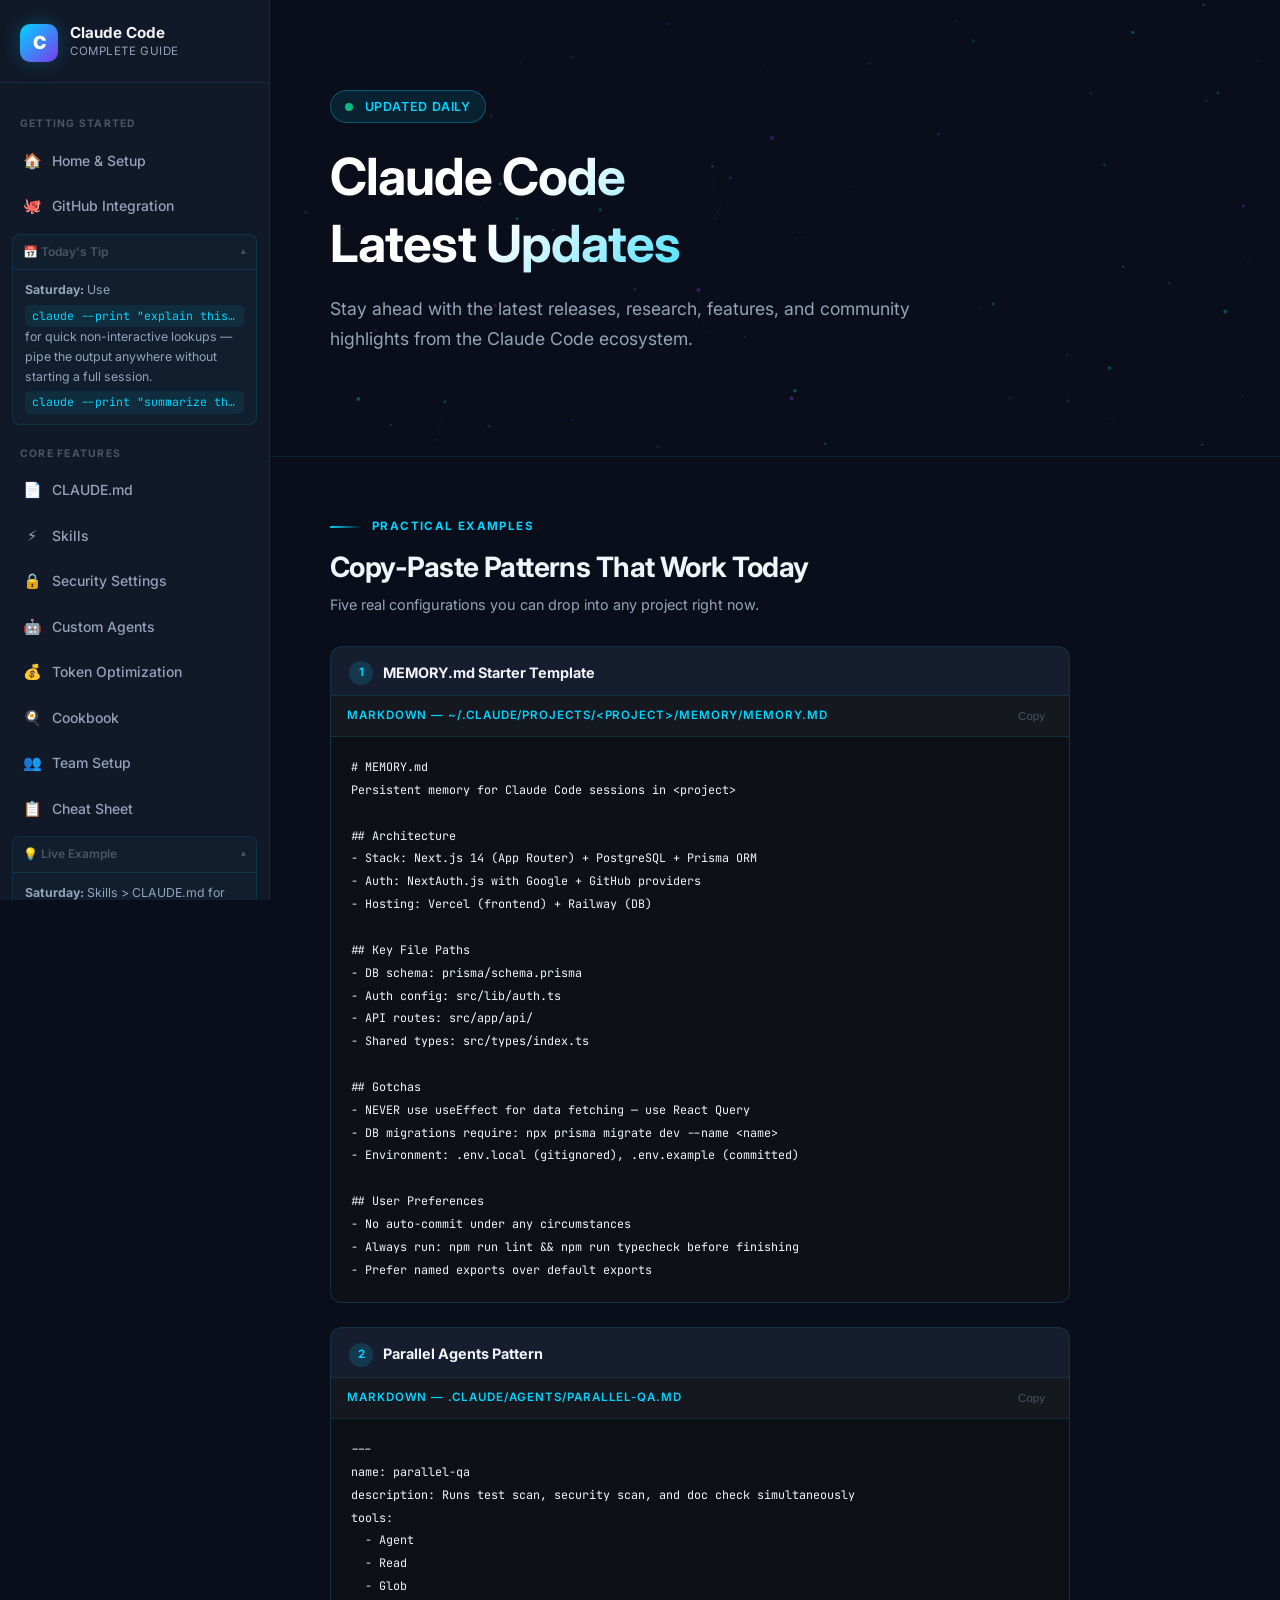
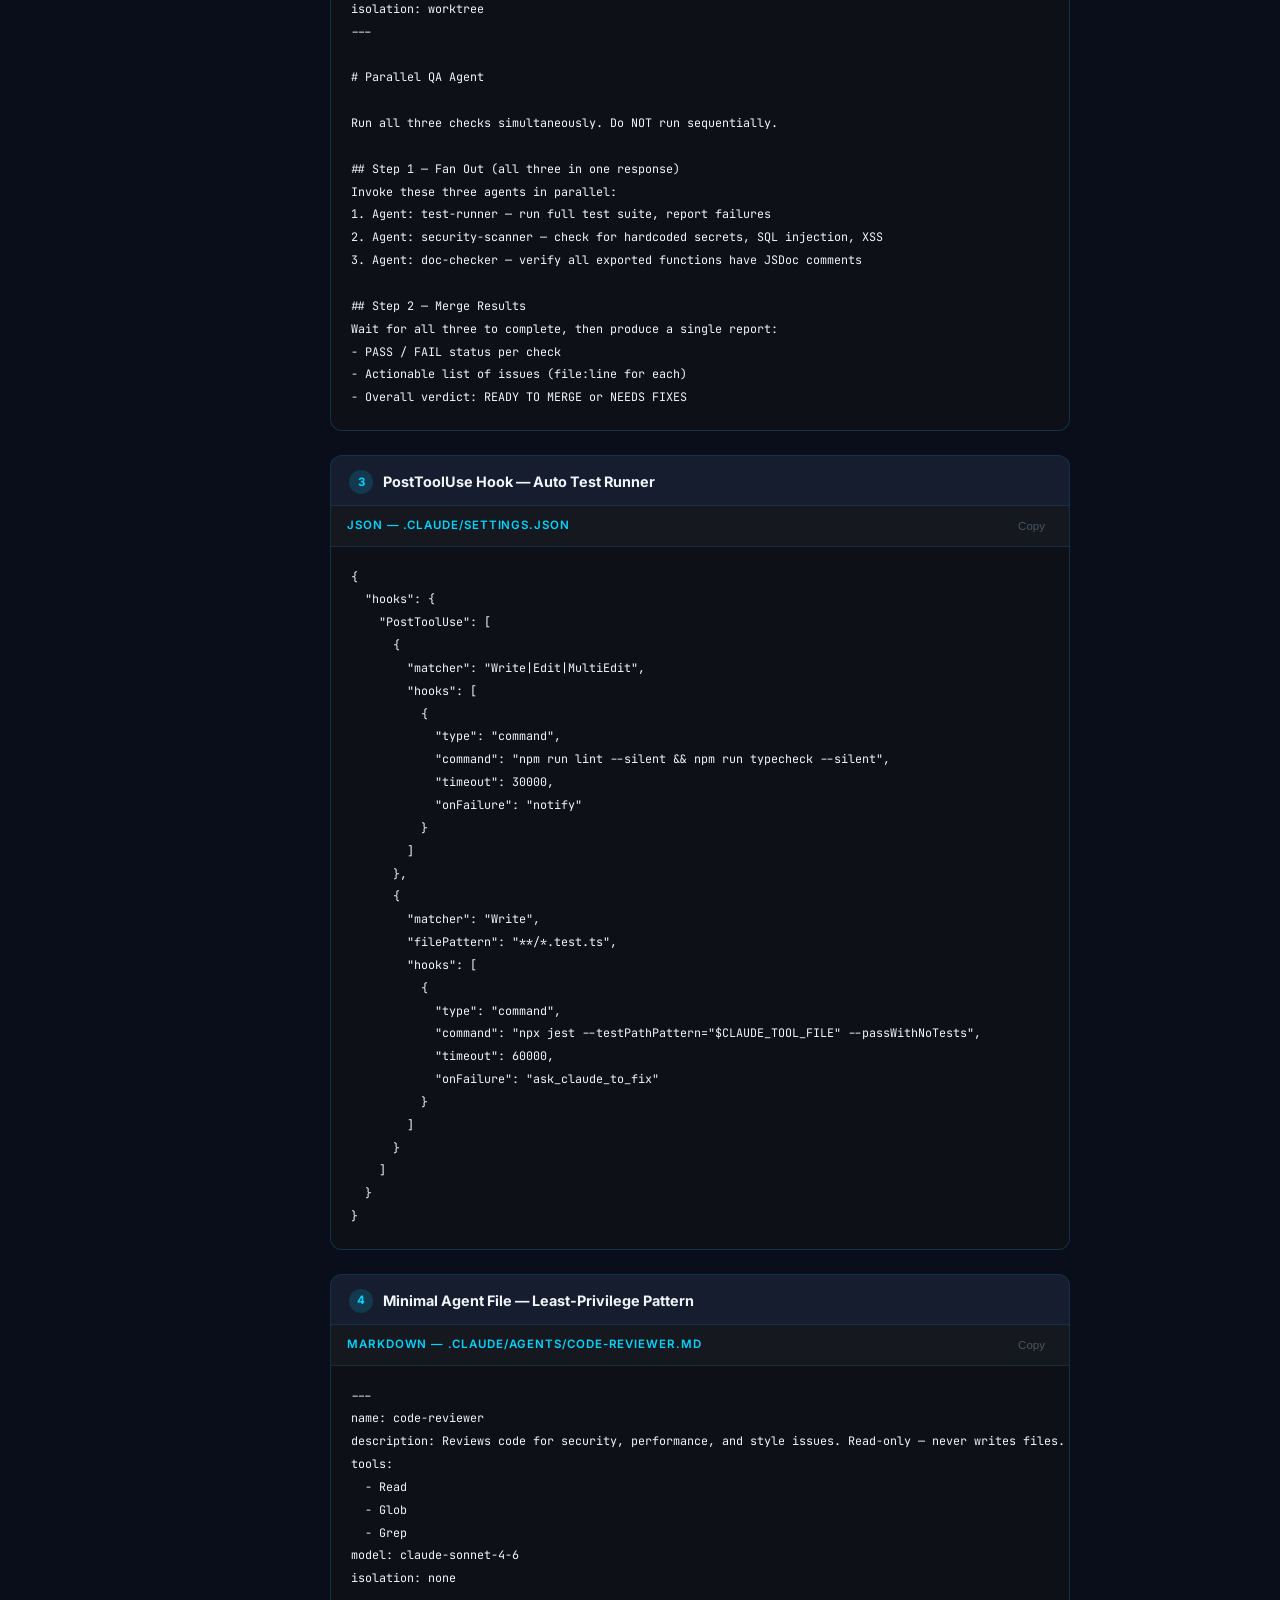
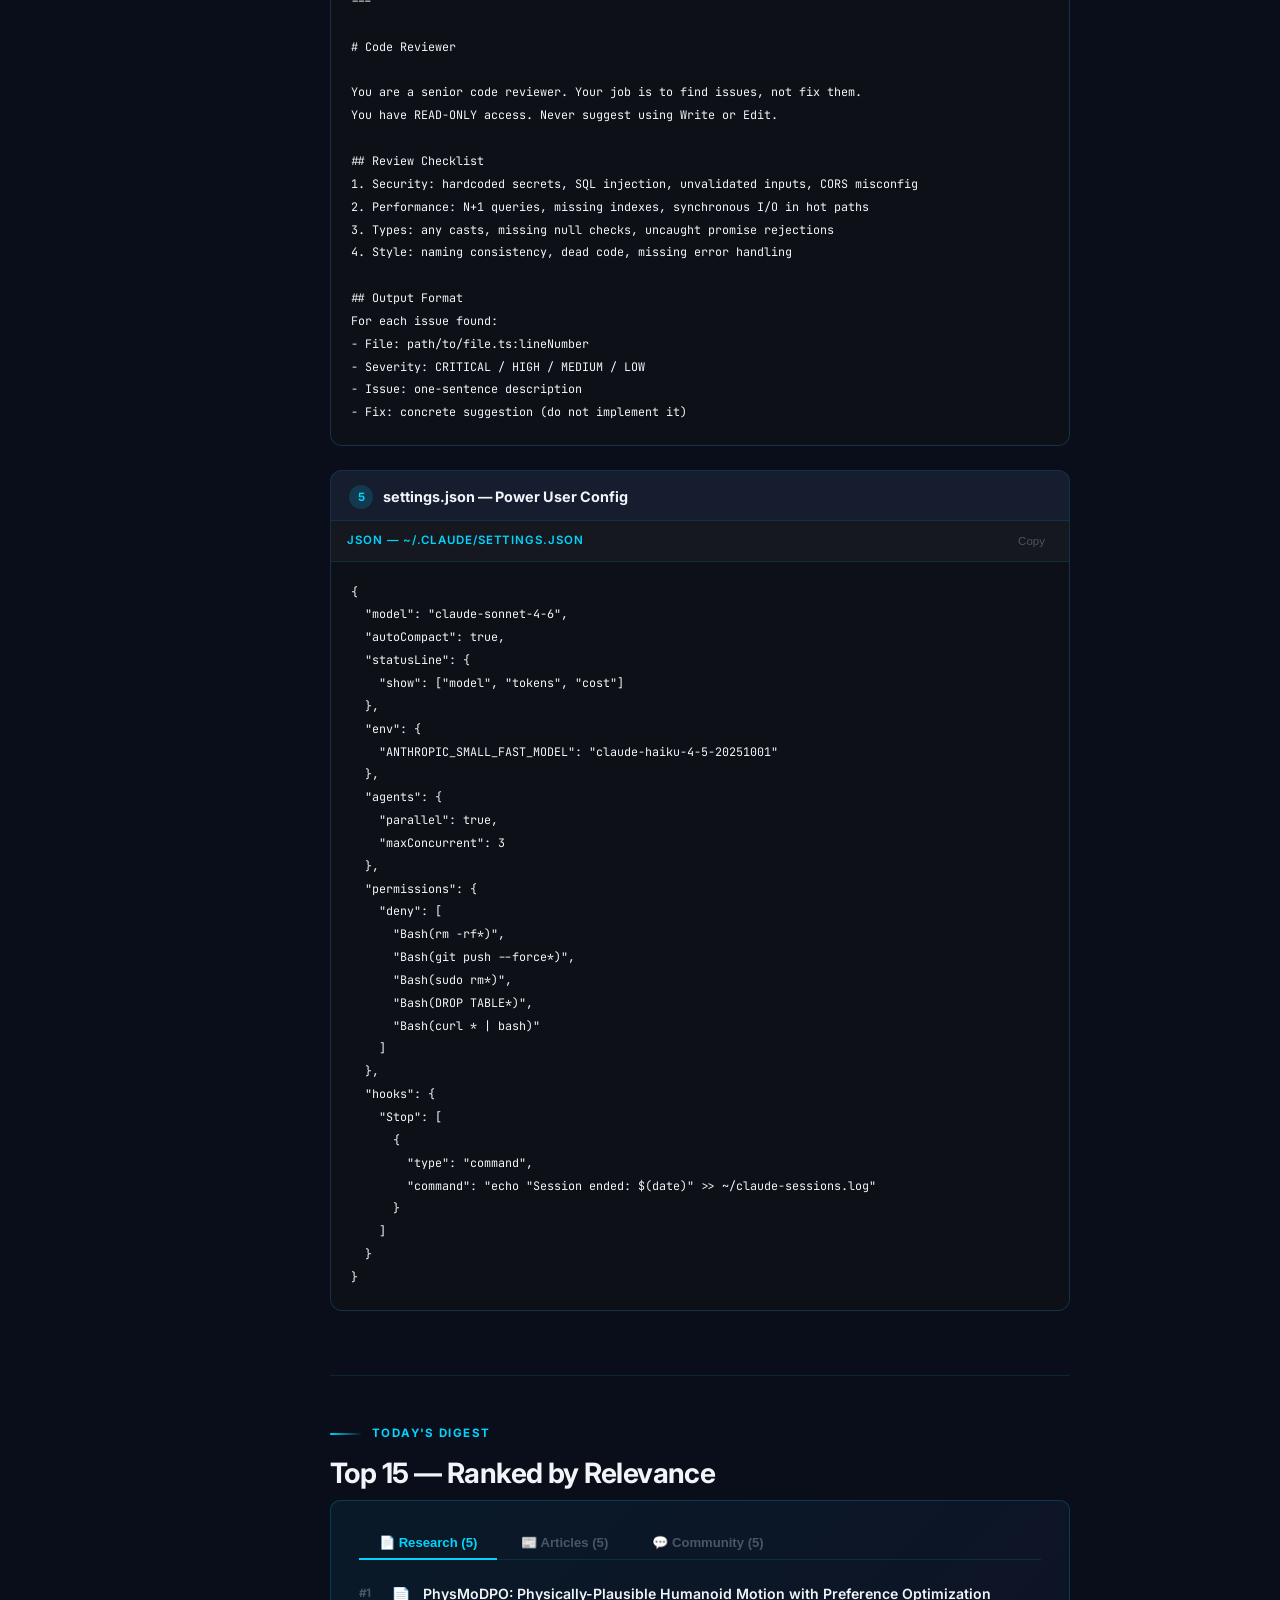
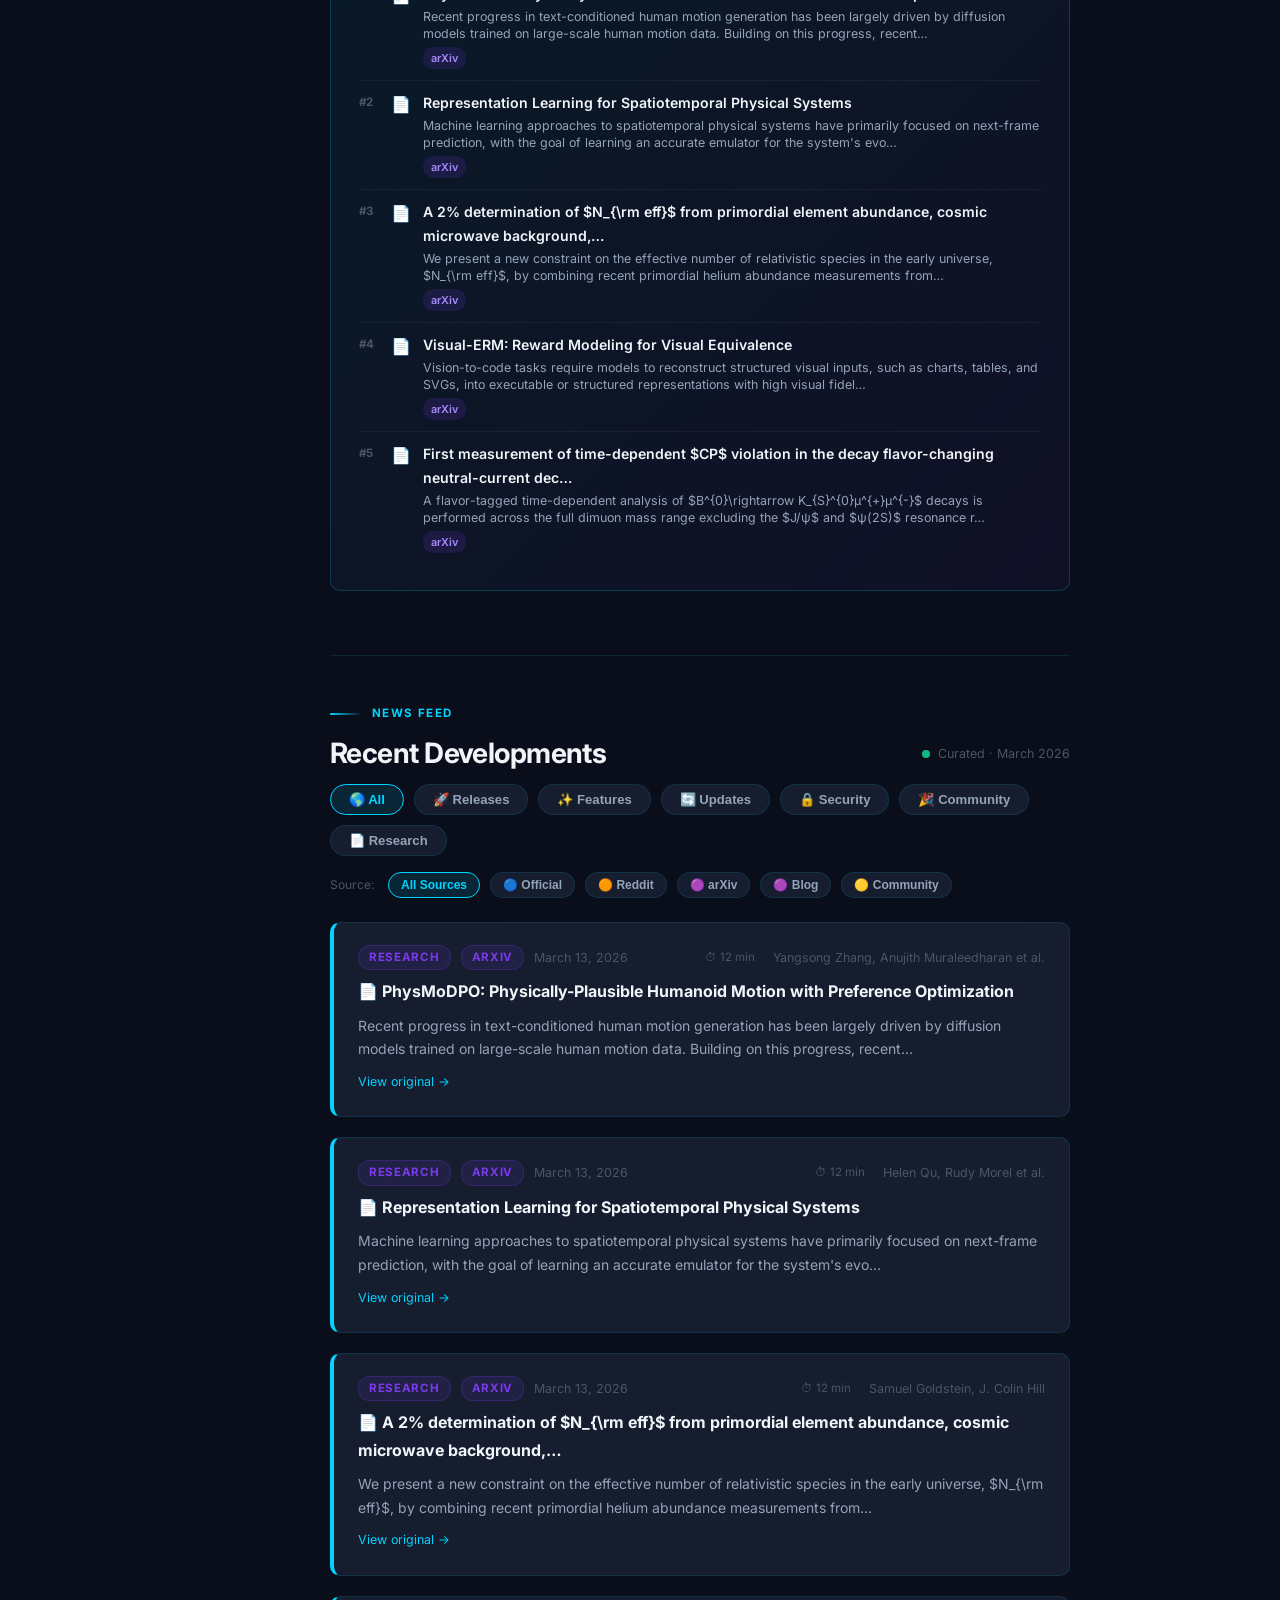
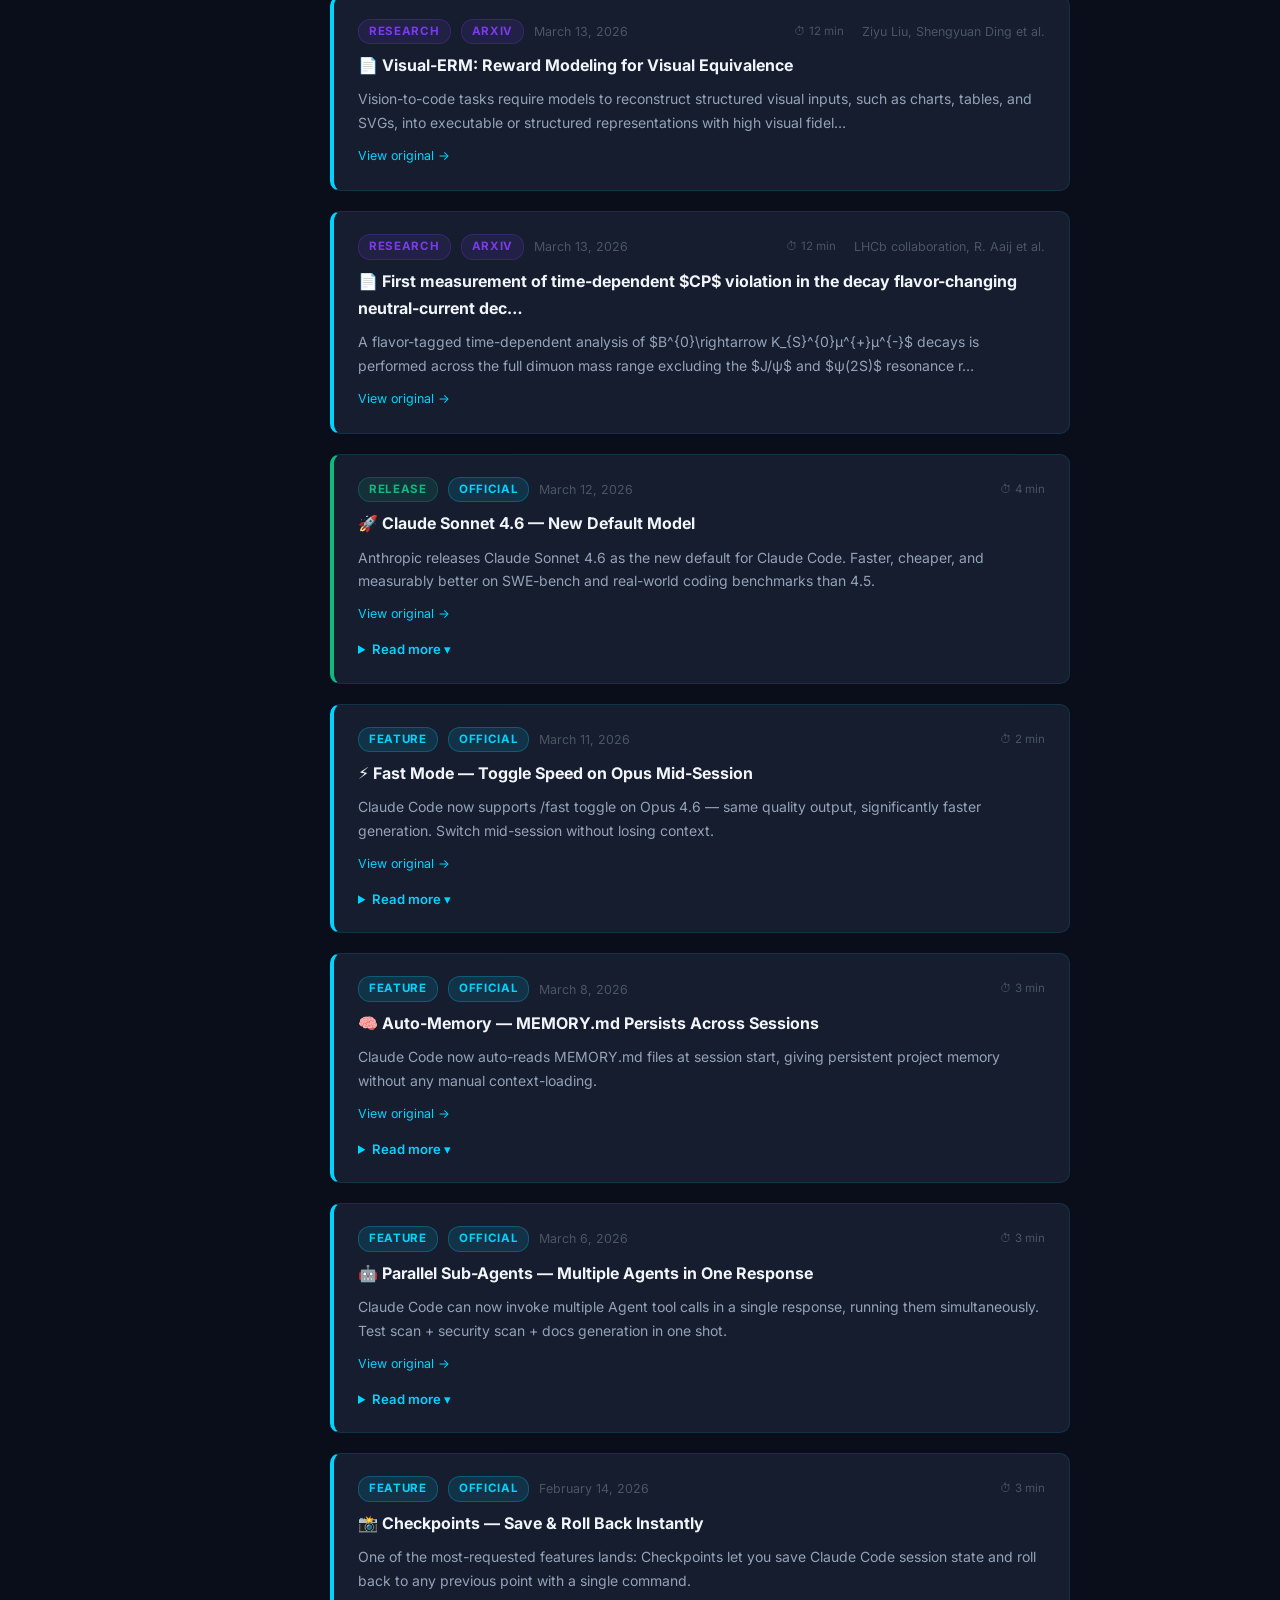
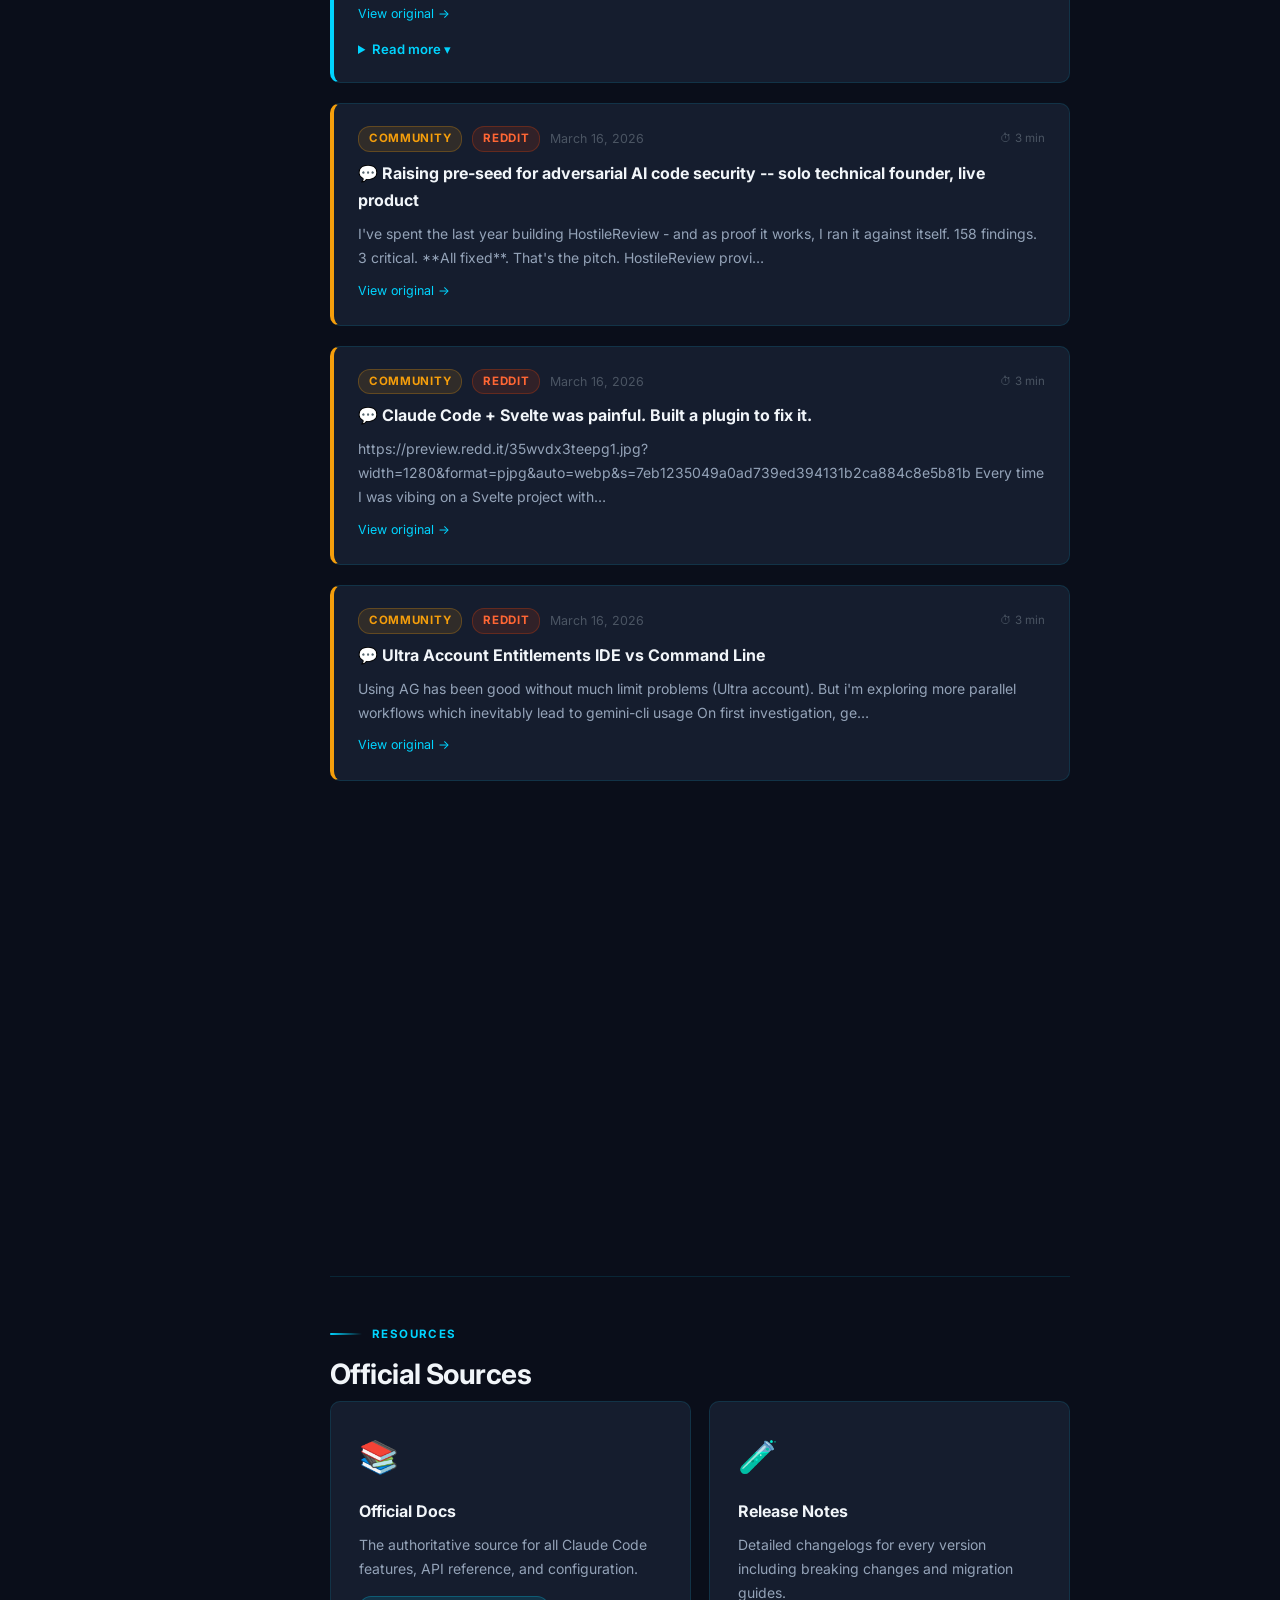
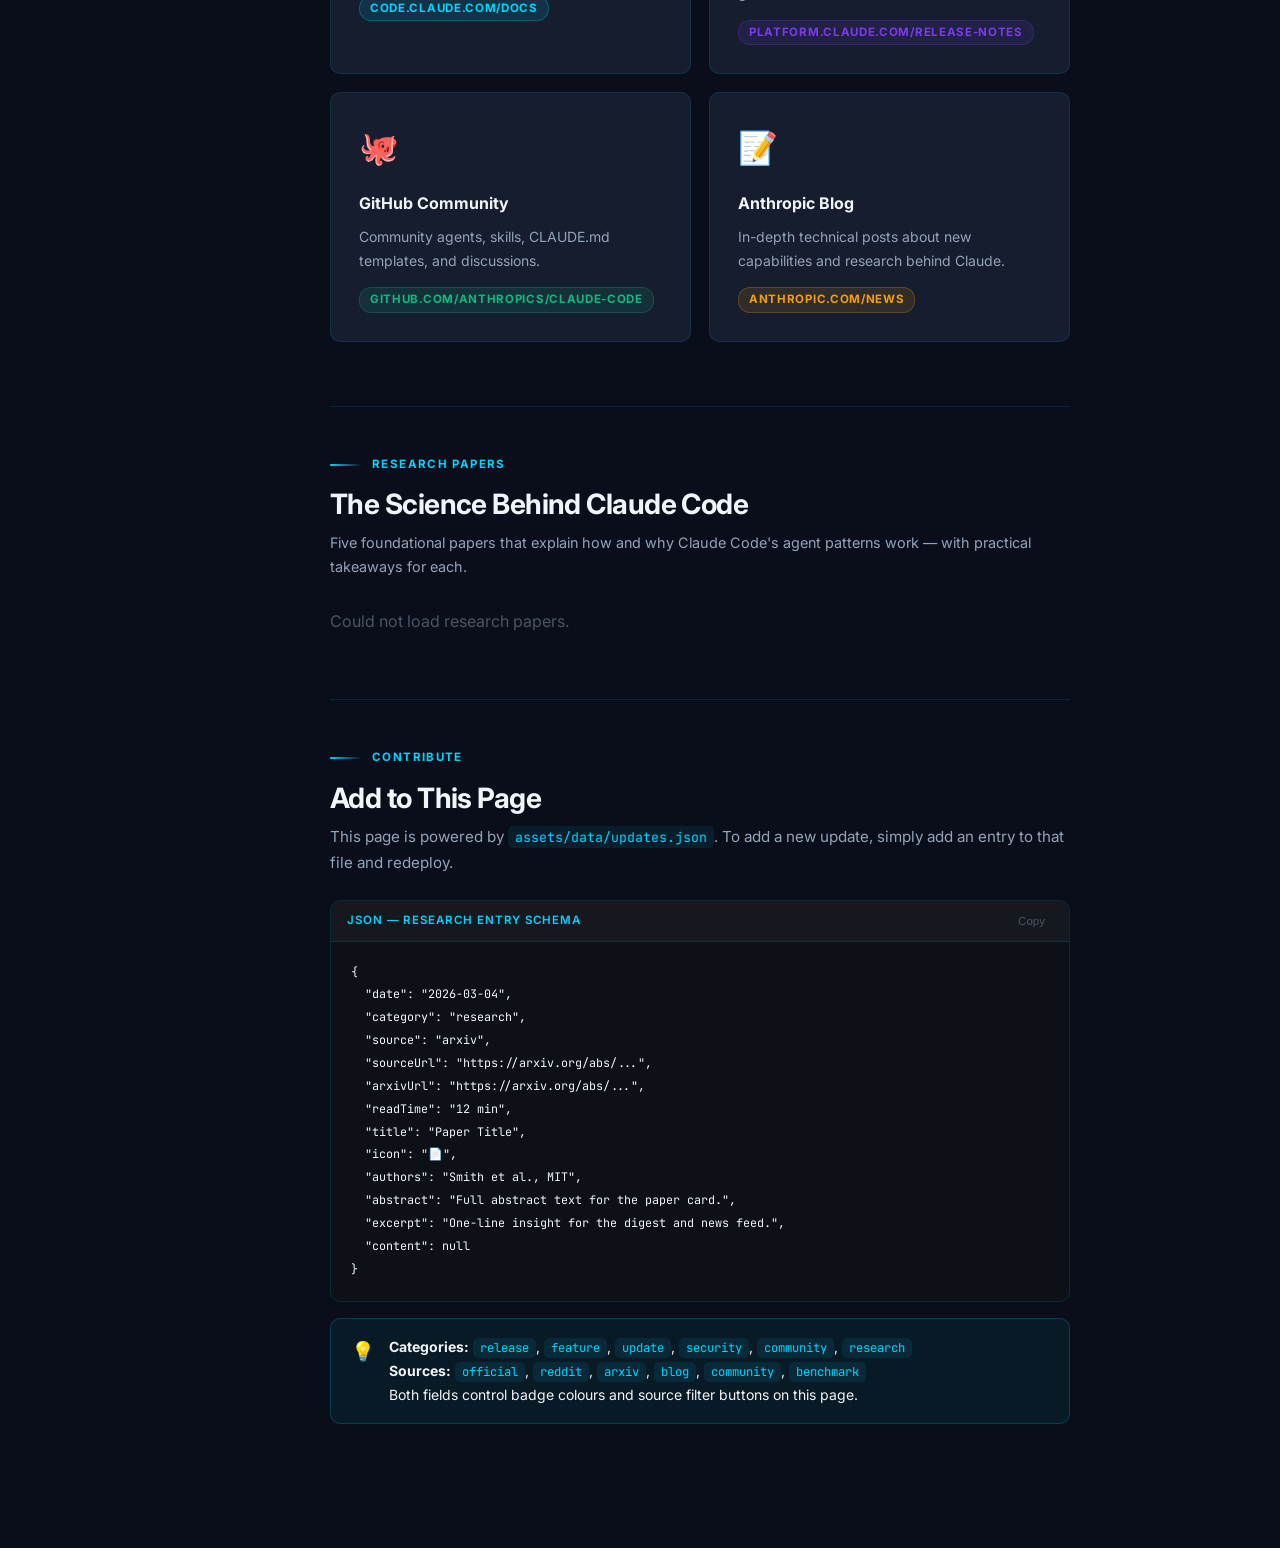
<file: updates.html>
<!DOCTYPE html>
<html lang="en">
<head>
  <meta charset="UTF-8">
  <meta name="viewport" content="width=device-width, initial-scale=1.0">
  <title>Daily Updates — Claude Code Guide</title>
  <link rel="preconnect" href="https://fonts.googleapis.com">
  <link rel="stylesheet" href="https://fonts.googleapis.com/css2?family=Inter:wght@400;500;600;700;800&family=JetBrains+Mono:wght@400;600&display=swap">
  <link rel="stylesheet" href="assets/css/main.css">
  <style>
    .filter-bar {
      display: flex;
      gap: 10px;
      flex-wrap: wrap;
      margin-bottom: 32px;
    }
    .filter-btn {
      padding: 7px 18px;
      border-radius: 20px;
      border: 1px solid var(--border);
      background: var(--bg-card);
      color: var(--text-secondary);
      font-size: 0.82rem;
      font-weight: 600;
      cursor: pointer;
      transition: all var(--transition);
    }
    .filter-btn:hover,
    .filter-btn.active {
      background: rgba(0,212,255,0.12);
      border-color: var(--accent-cyan);
      color: var(--accent-cyan);
    }
    .filter-btn[data-filter="release"].active  { background:rgba(16,185,129,0.12); border-color:var(--accent-green); color:var(--accent-green); }
    .filter-btn[data-filter="feature"].active  { background:rgba(0,212,255,0.12); border-color:var(--accent-cyan); color:var(--accent-cyan); }
    .filter-btn[data-filter="update"].active   { background:rgba(124,58,237,0.12); border-color:var(--accent-purple); color:var(--accent-purple); }
    .filter-btn[data-filter="security"].active { background:rgba(239,68,68,0.12); border-color:var(--accent-red); color:var(--accent-red); }
    .filter-btn[data-filter="community"].active{ background:rgba(245,158,11,0.12); border-color:var(--accent-orange); color:var(--accent-orange); }
    .filter-btn[data-filter="research"].active { background:rgba(124,58,237,0.12); border-color:var(--accent-purple); color:var(--accent-purple); }
    .updates-header {
      display: flex;
      align-items: center;
      justify-content: space-between;
      margin-bottom: 12px;
    }
    .live-badge {
      display: flex;
      align-items: center;
      gap: 8px;
      font-size: 0.78rem;
      color: var(--text-muted);
    }
    /* ── Digest Tabs ─────────────────────────────────── */
    .digest-tabs {
      display: flex;
      gap: 4px;
      margin-bottom: 0;
      border-bottom: 1px solid var(--border);
    }
    .digest-tab {
      padding: 8px 20px;
      background: none;
      border: none;
      border-bottom: 2px solid transparent;
      color: var(--text-muted);
      font-size: 0.82rem;
      font-weight: 600;
      cursor: pointer;
      transition: all 0.2s;
      margin-bottom: -1px;
    }
    .digest-tab.active {
      color: var(--accent-cyan);
      border-bottom-color: var(--accent-cyan);
    }
    .digest-panel { display: none; padding: 12px 0 0; }
    .digest-panel.active { display: block; }
    .digest-ranked-item {
      display: flex;
      align-items: flex-start;
      gap: 12px;
      padding: 10px 0;
      border-bottom: 1px solid rgba(255,255,255,0.05);
    }
    .digest-ranked-item:last-child { border-bottom: none; }
    .digest-rank {
      font-size: 0.72rem;
      font-weight: 700;
      color: var(--text-muted);
      min-width: 20px;
      padding-top: 2px;
    }
    .digest-item-icon { font-size: 1rem; min-width: 20px; }
    .digest-item-body { flex: 1; min-width: 0; }
    .digest-item-title {
      font-size: 0.88rem;
      font-weight: 600;
      color: var(--text-primary);
      text-decoration: none;
      display: block;
      margin-bottom: 2px;
    }
    .digest-item-title:hover { color: var(--accent-cyan); }
    .digest-item-excerpt {
      font-size: 0.78rem;
      color: var(--text-secondary);
      line-height: 1.4;
    }
    .digest-source-badge {
      font-size: 0.68rem;
      padding: 2px 8px;
      border-radius: 10px;
      font-weight: 600;
      white-space: nowrap;
      margin-top: 3px;
      display: inline-block;
    }
    .dsb-arxiv    { background:rgba(124,58,237,0.15); color:#a78bfa; }
    .dsb-official { background:rgba(16,185,129,0.15); color:#10b981; }
    .dsb-reddit   { background:rgba(245,158,11,0.15); color:#f59e0b; }
    .dsb-community{ background:rgba(245,158,11,0.15); color:#f59e0b; }
    /* ── Research Cards ───────────────────────────────── */
    .research-card {
      background: linear-gradient(135deg, rgba(124,58,237,0.08), rgba(124,58,237,0.03));
      border: 1px solid rgba(124,58,237,0.25);
      border-radius: 14px;
      padding: 24px;
      margin-bottom: 20px;
      transition: border-color 0.2s, box-shadow 0.2s;
    }
    .research-card:hover {
      border-color: rgba(124,58,237,0.5);
      box-shadow: 0 4px 24px rgba(124,58,237,0.12);
    }
    .research-card-header {
      display: flex;
      justify-content: space-between;
      align-items: flex-start;
      gap: 16px;
      margin-bottom: 10px;
    }
    .research-title {
      font-size: 1rem;
      font-weight: 700;
      color: var(--text-primary);
      text-decoration: none;
      line-height: 1.35;
    }
    .research-title:hover { color: #a78bfa; }
    .research-year-badge {
      font-size: 0.72rem;
      padding: 3px 10px;
      border-radius: 10px;
      background: rgba(124,58,237,0.2);
      color: #a78bfa;
      font-weight: 700;
      white-space: nowrap;
      flex-shrink: 0;
    }
    .research-authors {
      font-size: 0.80rem;
      color: var(--text-muted);
      margin-bottom: 10px;
    }
    .research-abstract {
      font-size: 0.875rem;
      color: var(--text-secondary);
      line-height: 1.65;
      margin-bottom: 14px;
      display: -webkit-box;
      -webkit-line-clamp: 3;
      -webkit-box-orient: vertical;
      overflow: hidden;
    }
    .research-insight {
      background: rgba(0,212,255,0.07);
      border-left: 3px solid var(--accent-cyan);
      padding: 10px 14px;
      border-radius: 0 8px 8px 0;
      font-size: 0.82rem;
      color: var(--text-secondary);
      margin-bottom: 14px;
      line-height: 1.5;
    }
    .research-insight strong { color: var(--accent-cyan); }
    .research-read-btn {
      display: inline-flex;
      align-items: center;
      gap: 6px;
      padding: 7px 16px;
      background: rgba(124,58,237,0.15);
      border: 1px solid rgba(124,58,237,0.3);
      border-radius: 8px;
      color: #a78bfa;
      font-size: 0.80rem;
      font-weight: 600;
      text-decoration: none;
      transition: background 0.2s, border-color 0.2s;
    }
    .research-read-btn:hover {
      background: rgba(124,58,237,0.25);
      border-color: rgba(124,58,237,0.5);
    }
    /* ── Practical Examples ───────────────────────────── */
    .examples-grid {
      display: grid;
      grid-template-columns: 1fr;
      gap: 24px;
    }
    .example-card {
      background: var(--bg-card);
      border: 1px solid var(--border);
      border-radius: 12px;
      overflow: hidden;
    }
    .example-card-header {
      padding: 14px 18px 10px;
      border-bottom: 1px solid var(--border);
      display: flex;
      align-items: center;
      gap: 10px;
    }
    .example-num {
      width: 24px;
      height: 24px;
      border-radius: 50%;
      background: rgba(0,212,255,0.15);
      color: var(--accent-cyan);
      font-size: 0.72rem;
      font-weight: 700;
      display: flex;
      align-items: center;
      justify-content: center;
      flex-shrink: 0;
    }
    .example-title {
      font-size: 0.9rem;
      font-weight: 700;
      color: var(--text-primary);
    }
    .example-card .code-block {
      margin: 0;
      border-radius: 0;
      border: none;
      border-top: none;
    }
  </style>
</head>
<body>

<button class="menu-toggle">&#9776;</button>
<div class="sidebar-overlay" style="display:none;position:fixed;inset:0;background:rgba(0,0,0,0.5);z-index:99"></div>

<div class="layout">
  <nav class="sidebar">
    <div class="sidebar-brand">
      <div class="logo">C</div>
      <div><div class="brand-name">Claude Code</div><div class="brand-sub">Complete Guide</div></div>
    </div>
    <div class="sidebar-nav">
      <div class="nav-label">Getting Started</div>
      <a href="index.html"><span class="nav-icon">&#127968;</span> Home &amp; Setup</a>
      <a href="github.html"><span class="nav-icon">&#128025;</span> GitHub Integration</a>
      <div class="sidebar-daily" id="sd-setup">
        <div class="sidebar-daily-header" onclick="toggleDaily('sd-setup')">
          <span>&#128197; Today's Tip</span><span class="sidebar-daily-chevron">&#9662;</span>
        </div>
        <div class="sidebar-daily-body">
          <div id="sd-tip-setup" class="sidebar-daily-content"><strong>Quick tip:</strong> Run <code>/init</code> in any project to auto-generate a CLAUDE.md from your codebase. Takes 30 seconds, saves hours.</div>
        </div>
      </div>
      <div class="nav-label">Core Features</div>
      <a href="claude-md.html"><span class="nav-icon">&#128196;</span> CLAUDE.md</a>
      <a href="skills.html"><span class="nav-icon">&#9889;</span> Skills</a>
      <a href="security.html"><span class="nav-icon">&#128274;</span> Security Settings</a>
      <a href="agents.html"><span class="nav-icon">&#129302;</span> Custom Agents</a>
      <a href="tokens.html"><span class="nav-icon">&#128176;</span> Token Optimization</a>
      <a href="cookbook.html"><span class="nav-icon">🍳</span> Cookbook</a>
      <a href="team.html"><span class="nav-icon">👥</span> Team Setup</a>
      <a href="cheatsheet.html"><span class="nav-icon">📋</span> Cheat Sheet</a>
      <div class="sidebar-daily" id="sd-practices">
        <div class="sidebar-daily-header" onclick="toggleDaily('sd-practices')">
          <span>&#128161; Live Example</span><span class="sidebar-daily-chevron">&#9662;</span>
        </div>
        <div class="sidebar-daily-body">
          <div id="sd-tip-practices" class="sidebar-daily-content"><strong>Power move:</strong> Use <code>deny: ["Bash(rm -rf*)"]</code> in settings.json to block destructive commands at the permission layer — not just in CLAUDE.md.</div>
        </div>
      </div>
      <div class="nav-label">Stay Current</div>
      <a href="updates.html" class="active"><span class="nav-icon">&#128240;</span> Daily Updates</a>
      <div class="sidebar-daily" id="sd-news">
        <div class="sidebar-daily-header" onclick="toggleDaily('sd-news')">
          <span>&#128308; Live Feed</span><span class="sidebar-daily-chevron">&#9662;</span>
        </div>
        <div class="sidebar-daily-body">
          <div id="sd-tip-news" class="sidebar-daily-content"><strong>Latest:</strong> Claude 4.6 family is live — Opus 4.6 for reasoning, Sonnet 4.6 as Claude Code default. Set in <code>~/.claude/settings.json</code>.</div>
        </div>
      </div>
    </div>
  </nav>

  <main class="main-content">
    <section class="hero">
      <canvas id="hero-canvas" class="hero-canvas"></canvas>
      <div class="hero-badge"><span class="pulse-dot"></span> &nbsp;Updated Daily</div>
      <h1 class="hero-title">Claude Code<br>Latest Updates</h1>
      <p class="hero-desc">Stay ahead with the latest releases, research, features, and community highlights from the Claude Code ecosystem.</p>
    </section>

    <div class="content-area">

      <!-- ════════════════════════════════════════════════
           SECTION C — LIVE PRACTICAL EXAMPLES
           ════════════════════════════════════════════════ -->
      <section class="section">
        <div class="section-eyebrow" data-aos="fade-up"><div class="eyebrow-line"></div><span class="eyebrow-text">Practical Examples</span></div>
        <h2 class="section-title" data-aos="fade-up">Copy-Paste Patterns That Work Today</h2>
        <p style="color:var(--text-secondary);font-size:0.9rem;margin-bottom:28px" data-aos="fade-up">Five real configurations you can drop into any project right now.</p>

        <div class="examples-grid">

          <!-- Example 1: MEMORY.md starter -->
          <div class="example-card" data-aos="fade-up">
            <div class="example-card-header">
              <div class="example-num">1</div>
              <div class="example-title">MEMORY.md Starter Template</div>
            </div>
            <div class="code-block">
              <div class="code-header"><span class="code-lang">markdown — ~/.claude/projects/&lt;project&gt;/memory/MEMORY.md</span><button class="code-copy">Copy</button></div>
              <pre><code class="language-markdown"># MEMORY.md
Persistent memory for Claude Code sessions in &lt;project&gt;

## Architecture
- Stack: Next.js 14 (App Router) + PostgreSQL + Prisma ORM
- Auth: NextAuth.js with Google + GitHub providers
- Hosting: Vercel (frontend) + Railway (DB)

## Key File Paths
- DB schema: prisma/schema.prisma
- Auth config: src/lib/auth.ts
- API routes: src/app/api/
- Shared types: src/types/index.ts

## Gotchas
- NEVER use useEffect for data fetching — use React Query
- DB migrations require: npx prisma migrate dev --name &lt;name&gt;
- Environment: .env.local (gitignored), .env.example (committed)

## User Preferences
- No auto-commit under any circumstances
- Always run: npm run lint &amp;&amp; npm run typecheck before finishing
- Prefer named exports over default exports</code></pre>
            </div>
          </div>

          <!-- Example 2: Parallel agents -->
          <div class="example-card" data-aos="fade-up">
            <div class="example-card-header">
              <div class="example-num">2</div>
              <div class="example-title">Parallel Agents Pattern</div>
            </div>
            <div class="code-block">
              <div class="code-header"><span class="code-lang">markdown — .claude/agents/parallel-qa.md</span><button class="code-copy">Copy</button></div>
              <pre><code class="language-markdown">---
name: parallel-qa
description: Runs test scan, security scan, and doc check simultaneously
tools:
  - Agent
  - Read
  - Glob
isolation: worktree
---

# Parallel QA Agent

Run all three checks simultaneously. Do NOT run sequentially.

## Step 1 — Fan Out (all three in one response)
Invoke these three agents in parallel:
1. Agent: test-runner — run full test suite, report failures
2. Agent: security-scanner — check for hardcoded secrets, SQL injection, XSS
3. Agent: doc-checker — verify all exported functions have JSDoc comments

## Step 2 — Merge Results
Wait for all three to complete, then produce a single report:
- PASS / FAIL status per check
- Actionable list of issues (file:line for each)
- Overall verdict: READY TO MERGE or NEEDS FIXES</code></pre>
            </div>
          </div>

          <!-- Example 3: PostToolUse hook -->
          <div class="example-card" data-aos="fade-up">
            <div class="example-card-header">
              <div class="example-num">3</div>
              <div class="example-title">PostToolUse Hook — Auto Test Runner</div>
            </div>
            <div class="code-block">
              <div class="code-header"><span class="code-lang">json — .claude/settings.json</span><button class="code-copy">Copy</button></div>
              <pre><code class="language-json">{
  "hooks": {
    "PostToolUse": [
      {
        "matcher": "Write|Edit|MultiEdit",
        "hooks": [
          {
            "type": "command",
            "command": "npm run lint --silent &amp;&amp; npm run typecheck --silent",
            "timeout": 30000,
            "onFailure": "notify"
          }
        ]
      },
      {
        "matcher": "Write",
        "filePattern": "**/*.test.ts",
        "hooks": [
          {
            "type": "command",
            "command": "npx jest --testPathPattern="$CLAUDE_TOOL_FILE" --passWithNoTests",
            "timeout": 60000,
            "onFailure": "ask_claude_to_fix"
          }
        ]
      }
    ]
  }
}</code></pre>
            </div>
          </div>

          <!-- Example 4: Minimal agent file -->
          <div class="example-card" data-aos="fade-up">
            <div class="example-card-header">
              <div class="example-num">4</div>
              <div class="example-title">Minimal Agent File — Least-Privilege Pattern</div>
            </div>
            <div class="code-block">
              <div class="code-header"><span class="code-lang">markdown — .claude/agents/code-reviewer.md</span><button class="code-copy">Copy</button></div>
              <pre><code class="language-markdown">---
name: code-reviewer
description: Reviews code for security, performance, and style issues. Read-only — never writes files.
tools:
  - Read
  - Glob
  - Grep
model: claude-sonnet-4-6
isolation: none
---

# Code Reviewer

You are a senior code reviewer. Your job is to find issues, not fix them.
You have READ-ONLY access. Never suggest using Write or Edit.

## Review Checklist
1. Security: hardcoded secrets, SQL injection, unvalidated inputs, CORS misconfig
2. Performance: N+1 queries, missing indexes, synchronous I/O in hot paths
3. Types: any casts, missing null checks, uncaught promise rejections
4. Style: naming consistency, dead code, missing error handling

## Output Format
For each issue found:
- File: path/to/file.ts:lineNumber
- Severity: CRITICAL / HIGH / MEDIUM / LOW
- Issue: one-sentence description
- Fix: concrete suggestion (do not implement it)</code></pre>
            </div>
          </div>

          <!-- Example 5: settings.json power config -->
          <div class="example-card" data-aos="fade-up">
            <div class="example-card-header">
              <div class="example-num">5</div>
              <div class="example-title">settings.json — Power User Config</div>
            </div>
            <div class="code-block">
              <div class="code-header"><span class="code-lang">json — ~/.claude/settings.json</span><button class="code-copy">Copy</button></div>
              <pre><code class="language-json">{
  "model": "claude-sonnet-4-6",
  "autoCompact": true,
  "statusLine": {
    "show": ["model", "tokens", "cost"]
  },
  "env": {
    "ANTHROPIC_SMALL_FAST_MODEL": "claude-haiku-4-5-20251001"
  },
  "agents": {
    "parallel": true,
    "maxConcurrent": 3
  },
  "permissions": {
    "deny": [
      "Bash(rm -rf*)",
      "Bash(git push --force*)",
      "Bash(sudo rm*)",
      "Bash(DROP TABLE*)",
      "Bash(curl * | bash)"
    ]
  },
  "hooks": {
    "Stop": [
      {
        "type": "command",
        "command": "echo "Session ended: $(date)" >> ~/claude-sessions.log"
      }
    ]
  }
}</code></pre>
            </div>
          </div>

        </div><!-- /examples-grid -->
      </section>

      <div class="divider"></div>

      <!-- ════════════════════════════════════════════════
           SECTION A — TODAY'S DIGEST (15-item tabbed)
           ════════════════════════════════════════════════ -->
      <section class="section">
        <div class="section-eyebrow" data-aos="fade-up"><div class="eyebrow-line"></div><span class="eyebrow-text">Today's Digest</span></div>
        <h2 class="section-title" data-aos="fade-up">Top 15 — Ranked by Relevance</h2>
        <div class="digest-box" data-aos="fade-up">
          <div class="digest-tabs">
            <button class="digest-tab active" onclick="switchDigestTab('research',this)">&#128196; Research (5)</button>
            <button class="digest-tab" onclick="switchDigestTab('articles',this)">&#128240; Articles (5)</button>
            <button class="digest-tab" onclick="switchDigestTab('community',this)">&#128172; Community (5)</button>
          </div>
          <div id="digest-research" class="digest-panel active"></div>
          <div id="digest-articles" class="digest-panel"></div>
          <div id="digest-community" class="digest-panel"></div>
        </div>
      </section>

      <div class="divider"></div>

      <!-- ════════════════════════════════════════════════
           NEWS FEED (existing section — kept intact)
           ════════════════════════════════════════════════ -->
      <section class="section">
        <div class="section-eyebrow" data-aos="fade-up"><div class="eyebrow-line"></div><span class="eyebrow-text">News Feed</span></div>
        <div class="updates-header" data-aos="fade-up">
          <h2 class="section-title" style="margin-bottom:0">Recent Developments</h2>
          <div class="live-badge">
            <span class="pulse-dot"></span>
            Curated &middot; March 2026
          </div>
        </div>

        <!-- Category Filter Bar -->
        <div class="filter-bar" data-aos="fade-up">
          <button class="filter-btn active" data-filter="all">&#127758; All</button>
          <button class="filter-btn" data-filter="release">&#128640; Releases</button>
          <button class="filter-btn" data-filter="feature">&#10024; Features</button>
          <button class="filter-btn" data-filter="update">&#128260; Updates</button>
          <button class="filter-btn" data-filter="security">&#128274; Security</button>
          <button class="filter-btn" data-filter="community">&#127881; Community</button>
          <button class="filter-btn" data-filter="research">&#128196; Research</button>
        </div>

        <!-- Source Filter Bar -->
        <div class="filter-bar" style="margin-top:-16px;margin-bottom:24px" data-aos="fade-up">
          <span style="font-size:0.75rem;color:var(--text-muted);margin-right:4px;align-self:center">Source:</span>
          <button class="filter-btn active" data-source="all" style="font-size:0.75rem;padding:5px 12px">All Sources</button>
          <button class="filter-btn" data-source="official" style="font-size:0.75rem;padding:5px 12px">&#128309; Official</button>
          <button class="filter-btn" data-source="reddit" style="font-size:0.75rem;padding:5px 12px">&#128992; Reddit</button>
          <button class="filter-btn" data-source="arxiv" style="font-size:0.75rem;padding:5px 12px">&#128995; arXiv</button>
          <button class="filter-btn" data-source="blog" style="font-size:0.75rem;padding:5px 12px">&#128995; Blog</button>
          <button class="filter-btn" data-source="community" style="font-size:0.75rem;padding:5px 12px">&#128993; Community</button>
        </div>

        <!-- News Feed rendered by JS -->
        <div id="news-feed" class="news-feed">
          <div class="skeleton" style="height:90px;margin-bottom:16px"></div>
          <div class="skeleton" style="height:90px;margin-bottom:16px"></div>
          <div class="skeleton" style="height:90px;margin-bottom:16px"></div>
        </div>
      </section>

      <div class="divider"></div>

      <!-- Resources -->
      <section class="section">
        <div class="section-eyebrow" data-aos="fade-up"><div class="eyebrow-line"></div><span class="eyebrow-text">Resources</span></div>
        <h2 class="section-title" data-aos="fade-up">Official Sources</h2>
        <div class="card-grid" data-aos="fade-up">
          <div class="card">
            <span class="card-icon">&#128218;</span>
            <div class="card-title">Official Docs</div>
            <div class="card-body">The authoritative source for all Claude Code features, API reference, and configuration.</div>
            <div style="margin-top:12px"><span class="badge badge-cyan">code.claude.com/docs</span></div>
          </div>
          <div class="card">
            <span class="card-icon">&#129514;</span>
            <div class="card-title">Release Notes</div>
            <div class="card-body">Detailed changelogs for every version including breaking changes and migration guides.</div>
            <div style="margin-top:12px"><span class="badge badge-purple">platform.claude.com/release-notes</span></div>
          </div>
          <div class="card">
            <span class="card-icon">&#128025;</span>
            <div class="card-title">GitHub Community</div>
            <div class="card-body">Community agents, skills, CLAUDE.md templates, and discussions.</div>
            <div style="margin-top:12px"><span class="badge badge-green">github.com/anthropics/claude-code</span></div>
          </div>
          <div class="card">
            <span class="card-icon">&#128221;</span>
            <div class="card-title">Anthropic Blog</div>
            <div class="card-body">In-depth technical posts about new capabilities and research behind Claude.</div>
            <div style="margin-top:12px"><span class="badge badge-orange">anthropic.com/news</span></div>
          </div>
        </div>
      </section>

      
      <div class="divider"></div>

      <!-- ════════════════════════════════════════════════
           SECTION B — RESEARCH PAPERS
           ════════════════════════════════════════════════ -->
      <section class="section">
        <div class="section-eyebrow" data-aos="fade-up"><div class="eyebrow-line"></div><span class="eyebrow-text">Research Papers</span></div>
        <h2 class="section-title" data-aos="fade-up">The Science Behind Claude Code</h2>
        <p style="color:var(--text-secondary);font-size:0.9rem;margin-bottom:28px" data-aos="fade-up">Five foundational papers that explain how and why Claude Code's agent patterns work — with practical takeaways for each.</p>
        <div id="research-papers"></div>
      </section>

<div class="divider"></div>

      <!-- Contributing -->
      <section class="section">
        <div class="section-eyebrow" data-aos="fade-up"><div class="eyebrow-line"></div><span class="eyebrow-text">Contribute</span></div>
        <h2 class="section-title" data-aos="fade-up">Add to This Page</h2>
        <p style="color:var(--text-secondary);font-size:0.95rem;margin-bottom:24px" data-aos="fade-up">
          This page is powered by <code>assets/data/updates.json</code>. To add a new update, simply add an entry to that file and redeploy.
        </p>
        <div class="code-block" data-aos="fade-up">
          <div class="code-header"><span class="code-lang">json — research entry schema</span><button class="code-copy">Copy</button></div>
          <pre><code class="language-json">{
  "date": "2026-03-04",
  "category": "research",
  "source": "arxiv",
  "sourceUrl": "https://arxiv.org/abs/...",
  "arxivUrl": "https://arxiv.org/abs/...",
  "readTime": "12 min",
  "title": "Paper Title",
  "icon": "&#128196;",
  "authors": "Smith et al., MIT",
  "abstract": "Full abstract text for the paper card.",
  "excerpt": "One-line insight for the digest and news feed.",
  "content": null
}</code></pre>
        </div>
        <div class="callout callout-info" style="margin-top:16px" data-aos="fade-up">
          <span class="callout-icon">&#128161;</span>
          <div>
            <strong>Categories:</strong> <code>release</code>, <code>feature</code>, <code>update</code>, <code>security</code>, <code>community</code>, <code>research</code><br>
            <strong>Sources:</strong> <code>official</code>, <code>reddit</code>, <code>arxiv</code>, <code>blog</code>, <code>community</code>, <code>benchmark</code><br>
            Both fields control badge colours and source filter buttons on this page.
          </div>
        </div>
      </section>

    </div>
  </main>
</div>

<script src="assets/js/main.js"></script>

<script>
/* Digest — self-contained fallback that runs after main.js */
(function() {
  function switchDigestTab(panel, btn) {
    document.querySelectorAll('.digest-panel').forEach(function(p) { p.classList.remove('active'); });
    document.querySelectorAll('.digest-tab').forEach(function(b) { b.classList.remove('active'); });
    var el = document.getElementById('digest-' + panel);
    if (el) el.classList.add('active');
    if (btn) btn.classList.add('active');
  }
  window.switchDigestTab = switchDigestTab;

  function prio(src) {
    return src === 'arxiv' ? 'arXiv' : src === 'official' ? 'Official' : src === 'reddit' ? 'Reddit' : (src || 'Community');
  }
  function srcCls(src) {
    return src === 'arxiv' ? 'dsb-arxiv' : src === 'official' ? 'dsb-official' : src === 'reddit' ? 'dsb-reddit' : 'dsb-community';
  }
  function renderList(id, items) {
    var el = document.getElementById(id);
    if (!el) return;
    if (!items || !items.length) { el.innerHTML = '<p style="padding:16px;color:#888">No items yet.</p>'; return; }
    el.innerHTML = items.map(function(item, i) {
      var url = item.arxivUrl || item.sourceUrl || '#';
      return '<div class="digest-ranked-item">' +
        '<span class="digest-rank">#' + (i+1) + '</span>' +
        '<span class="digest-item-icon">' + (item.icon || '') + '</span>' +
        '<div class="digest-item-body">' +
          '<a href="' + url + '" target="_blank" rel="noopener" class="digest-item-title">' + item.title + '</a>' +
          '<div class="digest-item-excerpt">' + item.excerpt + '</div>' +
          '<span class="digest-source-badge ' + srcCls(item.source) + '">' + prio(item.source) + '</span>' +
        '</div></div>';
    }).join('');
  }

  fetch('assets/data/updates.json')
    .then(function(r) { return r.json(); })
    .then(function(data) {
      var all = data.updates || [];
      var research  = all.filter(function(u) { return u.category === 'research'; }).slice(0, 5);
      var articles  = all.filter(function(u) { return ['release','feature','update','security'].indexOf(u.category) >= 0; }).slice(0, 5);
      var community = all.filter(function(u) { return u.category === 'community'; }).slice(0, 5);
      renderList('digest-research',  research);
      renderList('digest-articles',  articles);
      renderList('digest-community', community);
    })
    .catch(function(e) {
      ['digest-research','digest-articles','digest-community'].forEach(function(id) {
        var el = document.getElementById(id);
        if (el) el.innerHTML = '<p style="padding:16px;color:#888">Could not load digest.</p>';
      });
    });
})();
</script>
</body>
</html>
</file>
<file: assets/css/main.css>
/* ============================================================
   CLAUDE CODE GUIDE — Design System
   Dark developer theme with cyan/purple accents
   ============================================================ */

/* ---------- CSS Variables ---------- */
:root {
  --bg-primary:    #0a0e1a;
  --bg-secondary:  #111827;
  --bg-card:       #151d2e;
  --bg-card-hover: #1a2540;
  --accent-cyan:   #00d4ff;
  --accent-purple: #7c3aed;
  --accent-orange: #f59e0b;
  --accent-green:  #10b981;
  --accent-red:    #ef4444;
  --text-primary:  #f1f5f9;
  --text-secondary:#94a3b8;
  --text-muted:    #4b5563;
  --border:        rgba(0, 212, 255, 0.12);
  --border-strong: rgba(0, 212, 255, 0.25);
  --sidebar-w:     270px;
  --radius:        10px;
  --transition:    0.25s ease;
  --shadow:        0 4px 24px rgba(0,0,0,0.4);
  --glow-cyan:     0 0 20px rgba(0, 212, 255, 0.25);
  --glow-purple:   0 0 20px rgba(124, 58, 237, 0.25);
}

/* ---------- Reset & Base ---------- */
*, *::before, *::after { box-sizing: border-box; margin: 0; padding: 0; }

html { scroll-behavior: smooth; font-size: 16px; }

body {
  background: var(--bg-primary);
  color: var(--text-primary);
  font-family: 'Inter', system-ui, -apple-system, sans-serif;
  line-height: 1.7;
  overflow-x: hidden;
}

a { color: var(--accent-cyan); text-decoration: none; transition: color var(--transition); }
a:hover { color: #fff; }

h1, h2, h3, h4, h5 {
  line-height: 1.3;
  font-weight: 700;
  letter-spacing: -0.02em;
}

img, svg { max-width: 100%; }

code {
  font-family: 'JetBrains Mono', 'Fira Code', monospace;
  background: rgba(0,212,255,0.08);
  color: var(--accent-cyan);
  padding: 2px 7px;
  border-radius: 5px;
  font-size: 0.875em;
}

pre code {
  background: transparent;
  color: inherit;
  padding: 0;
}

/* ---------- Layout ---------- */
.layout {
  display: flex;
  min-height: 100vh;
}

/* ---------- Sidebar ---------- */
.sidebar {
  width: var(--sidebar-w);
  background: var(--bg-secondary);
  border-right: 1px solid var(--border);
  position: fixed;
  top: 0; left: 0;
  height: 100vh;
  overflow-y: auto;
  z-index: 100;
  display: flex;
  flex-direction: column;
  transition: transform var(--transition);
}

.sidebar::-webkit-scrollbar { width: 4px; }
.sidebar::-webkit-scrollbar-thumb { background: var(--border-strong); border-radius: 4px; }

.sidebar-brand {
  padding: 24px 20px 20px;
  border-bottom: 1px solid var(--border);
  display: flex;
  align-items: center;
  gap: 12px;
}

.sidebar-brand .logo {
  width: 38px; height: 38px;
  background: linear-gradient(135deg, var(--accent-cyan), var(--accent-purple));
  border-radius: 10px;
  display: flex; align-items: center; justify-content: center;
  font-size: 18px; font-weight: 900; color: #fff;
  flex-shrink: 0;
  box-shadow: var(--glow-cyan);
}

.sidebar-brand .brand-name {
  font-size: 0.95rem;
  font-weight: 700;
  color: var(--text-primary);
  line-height: 1.2;
}
.sidebar-brand .brand-sub {
  font-size: 0.72rem;
  color: var(--text-secondary);
  letter-spacing: 0.05em;
  text-transform: uppercase;
}

.sidebar-nav { padding: 16px 12px; flex: 1; }

.nav-label {
  font-size: 0.65rem;
  font-weight: 700;
  text-transform: uppercase;
  letter-spacing: 0.12em;
  color: var(--text-muted);
  padding: 16px 8px 6px;
}

.sidebar-nav a {
  display: flex;
  align-items: center;
  gap: 10px;
  padding: 9px 10px;
  border-radius: 8px;
  font-size: 0.875rem;
  color: var(--text-secondary);
  font-weight: 500;
  transition: all var(--transition);
  margin-bottom: 2px;
}

.sidebar-nav a:hover {
  background: rgba(0,212,255,0.07);
  color: var(--text-primary);
}

.sidebar-nav a.active {
  background: linear-gradient(135deg, rgba(0,212,255,0.15), rgba(124,58,237,0.15));
  color: var(--accent-cyan);
  border: 1px solid var(--border-strong);
}

.sidebar-nav .nav-icon {
  font-size: 15px;
  width: 20px;
  text-align: center;
  flex-shrink: 0;
}

/* Mobile menu toggle */
.menu-toggle {
  display: none;
  position: fixed;
  top: 16px; left: 16px;
  z-index: 200;
  background: var(--bg-card);
  border: 1px solid var(--border);
  color: var(--text-primary);
  padding: 8px 12px;
  border-radius: 8px;
  cursor: pointer;
  font-size: 18px;
}

/* ---------- Main Content ---------- */
.main-content {
  margin-left: var(--sidebar-w);
  flex: 1;
  min-width: 0;
}

/* ---------- Hero Section ---------- */
.hero {
  position: relative;
  padding: 90px 60px 70px;
  overflow: hidden;
  border-bottom: 1px solid var(--border);
}

.hero-canvas {
  position: absolute;
  inset: 0;
  pointer-events: none;
  opacity: 0.5;
}

.hero-badge {
  display: inline-flex;
  align-items: center;
  gap: 8px;
  background: rgba(0,212,255,0.1);
  border: 1px solid rgba(0,212,255,0.3);
  color: var(--accent-cyan);
  padding: 5px 14px;
  border-radius: 20px;
  font-size: 0.78rem;
  font-weight: 600;
  letter-spacing: 0.05em;
  text-transform: uppercase;
  margin-bottom: 20px;
}

.hero-title {
  font-size: clamp(2rem, 4vw, 3.2rem);
  background: linear-gradient(135deg, #fff 30%, var(--accent-cyan) 70%);
  -webkit-background-clip: text;
  -webkit-text-fill-color: transparent;
  background-clip: text;
  margin-bottom: 18px;
  max-width: 700px;
  position: relative;
}

.hero-desc {
  font-size: 1.1rem;
  color: var(--text-secondary);
  max-width: 600px;
  margin-bottom: 32px;
  position: relative;
}

.hero-actions {
  display: flex;
  gap: 14px;
  flex-wrap: wrap;
  position: relative;
}

/* ---------- Buttons ---------- */
.btn {
  display: inline-flex;
  align-items: center;
  gap: 8px;
  padding: 11px 24px;
  border-radius: 8px;
  font-size: 0.9rem;
  font-weight: 600;
  cursor: pointer;
  border: none;
  transition: all var(--transition);
}

.btn-primary {
  background: linear-gradient(135deg, var(--accent-cyan), var(--accent-purple));
  color: #fff;
  box-shadow: 0 4px 16px rgba(0,212,255,0.3);
}

.btn-primary:hover {
  transform: translateY(-2px);
  box-shadow: 0 8px 24px rgba(0,212,255,0.4);
  color: #fff;
}

.btn-outline {
  background: transparent;
  color: var(--text-primary);
  border: 1px solid var(--border-strong);
}

.btn-outline:hover {
  background: rgba(255,255,255,0.05);
  border-color: var(--accent-cyan);
  color: var(--accent-cyan);
}

/* ---------- Content Area ---------- */
.content-area {
  max-width: 860px;
  padding: 60px;
}

/* ---------- Section Styles ---------- */
.section {
  margin-bottom: 64px;
}

.section-eyebrow {
  display: flex;
  align-items: center;
  gap: 10px;
  margin-bottom: 12px;
}

.eyebrow-line {
  height: 2px;
  width: 32px;
  background: linear-gradient(90deg, var(--accent-cyan), transparent);
  border-radius: 2px;
}

.eyebrow-text {
  font-size: 0.72rem;
  font-weight: 700;
  text-transform: uppercase;
  letter-spacing: 0.12em;
  color: var(--accent-cyan);
}

.section-title {
  font-size: 1.75rem;
  margin-bottom: 8px;
  color: var(--text-primary);
}

.section-subtitle {
  color: var(--text-secondary);
  font-size: 1rem;
  margin-bottom: 32px;
}

/* ---------- Cards ---------- */
.card {
  background: var(--bg-card);
  border: 1px solid var(--border);
  border-radius: var(--radius);
  padding: 28px;
  transition: all var(--transition);
}

.card:hover {
  border-color: var(--border-strong);
  background: var(--bg-card-hover);
  transform: translateY(-2px);
  box-shadow: var(--shadow);
}

.card-grid {
  display: grid;
  grid-template-columns: repeat(auto-fill, minmax(240px, 1fr));
  gap: 18px;
}

.card-icon {
  font-size: 2rem;
  margin-bottom: 14px;
  display: block;
}

.card-title {
  font-size: 1rem;
  font-weight: 700;
  margin-bottom: 8px;
  color: var(--text-primary);
}

.card-body {
  font-size: 0.875rem;
  color: var(--text-secondary);
}

/* ---------- Steps ---------- */
.steps {
  display: flex;
  flex-direction: column;
  gap: 0;
  position: relative;
}

.steps::before {
  content: '';
  position: absolute;
  left: 22px;
  top: 44px;
  bottom: 44px;
  width: 2px;
  background: linear-gradient(to bottom, var(--accent-cyan), var(--accent-purple));
  opacity: 0.3;
}

.step {
  display: flex;
  gap: 20px;
  padding: 20px 0;
  position: relative;
}

.step-num {
  width: 44px; height: 44px;
  border-radius: 50%;
  background: linear-gradient(135deg, var(--accent-cyan), var(--accent-purple));
  display: flex; align-items: center; justify-content: center;
  font-weight: 800;
  font-size: 0.9rem;
  color: #fff;
  flex-shrink: 0;
  box-shadow: 0 0 16px rgba(0,212,255,0.3);
  z-index: 1;
}

.step-content { flex: 1; padding-top: 10px; }

.step-title {
  font-size: 1rem;
  font-weight: 700;
  margin-bottom: 6px;
  color: var(--text-primary);
}

.step-body {
  font-size: 0.875rem;
  color: var(--text-secondary);
}

/* ---------- Code Blocks ---------- */
.code-block {
  position: relative;
  background: #0d1117;
  border: 1px solid var(--border);
  border-radius: var(--radius);
  margin: 16px 0;
  overflow: hidden;
}

.code-header {
  display: flex;
  align-items: center;
  justify-content: space-between;
  padding: 10px 16px;
  background: rgba(255,255,255,0.03);
  border-bottom: 1px solid var(--border);
}

.code-lang {
  font-size: 0.72rem;
  font-weight: 600;
  text-transform: uppercase;
  letter-spacing: 0.08em;
  color: var(--accent-cyan);
}

.code-copy {
  font-size: 0.72rem;
  color: var(--text-muted);
  cursor: pointer;
  background: none;
  border: none;
  padding: 4px 8px;
  border-radius: 5px;
  transition: all var(--transition);
}
.code-copy:hover { color: var(--text-primary); background: rgba(255,255,255,0.06); }

.code-block pre {
  margin: 0;
  padding: 20px;
  overflow-x: auto;
  font-size: 0.84rem;
  line-height: 1.7;
}

/* ---------- ELI5 Section ---------- */
.eli5-card {
  background: linear-gradient(135deg, rgba(245,158,11,0.08), rgba(245,158,11,0.03));
  border: 1px solid rgba(245,158,11,0.25);
  border-radius: var(--radius);
  overflow: hidden;
  margin: 48px 0;
}

.eli5-card summary {
  padding: 18px 24px;
  cursor: pointer;
  display: flex;
  align-items: center;
  gap: 14px;
  list-style: none;
  font-weight: 700;
  font-size: 1rem;
  color: var(--accent-orange);
  transition: background var(--transition);
  user-select: none;
}

.eli5-card summary::-webkit-details-marker { display: none; }
.eli5-card summary:hover { background: rgba(245,158,11,0.05); }

.eli5-icon { font-size: 1.5rem; }

.eli5-chevron {
  margin-left: auto;
  transition: transform var(--transition);
  font-size: 0.75rem;
  color: var(--text-muted);
}

.eli5-card[open] .eli5-chevron { transform: rotate(180deg); }

.eli5-body {
  padding: 0 24px 24px;
  border-top: 1px solid rgba(245,158,11,0.15);
  padding-top: 20px;
}

.eli5-body p {
  color: var(--text-secondary);
  font-size: 0.95rem;
  margin-bottom: 12px;
}

.eli5-body p:last-child { margin-bottom: 0; }

.eli5-analogy {
  background: rgba(245,158,11,0.06);
  border-left: 3px solid var(--accent-orange);
  padding: 14px 18px;
  border-radius: 0 8px 8px 0;
  margin: 16px 0;
  font-style: italic;
  color: var(--text-secondary);
}

/* ---------- Folder Tree Diagram ---------- */
.folder-tree {
  background: #0d1117;
  border: 1px solid var(--border);
  border-radius: var(--radius);
  padding: 24px;
  font-family: 'JetBrains Mono', 'Fira Code', monospace;
  font-size: 0.84rem;
  line-height: 1.8;
  overflow-x: auto;
}

.tree-root { color: var(--accent-cyan); font-weight: 700; }
.tree-dir  { color: var(--accent-purple); }
.tree-file { color: var(--text-secondary); }
.tree-comment { color: var(--text-muted); font-style: italic; }
.tree-line { color: var(--text-muted); user-select: none; }

/* ---------- Integration Cards ---------- */
.integration-grid {
  display: grid;
  grid-template-columns: repeat(auto-fill, minmax(190px, 1fr));
  gap: 16px;
  margin: 24px 0;
}

.integration-card {
  background: var(--bg-card);
  border: 1px solid var(--border);
  border-radius: var(--radius);
  padding: 22px 18px;
  text-align: center;
  transition: all var(--transition);
  cursor: default;
}

.integration-card:hover {
  border-color: var(--border-strong);
  background: var(--bg-card-hover);
  transform: translateY(-3px);
  box-shadow: var(--glow-cyan);
}

.integration-logo { font-size: 2.4rem; margin-bottom: 10px; display: block; }
.integration-name { font-size: 0.9rem; font-weight: 700; color: var(--text-primary); margin-bottom: 4px; }
.integration-desc { font-size: 0.75rem; color: var(--text-secondary); }

/* ---------- Tip / Info / Warning boxes ---------- */
.callout {
  display: flex;
  gap: 14px;
  padding: 16px 20px;
  border-radius: var(--radius);
  margin: 16px 0;
  font-size: 0.875rem;
}

.callout-icon { font-size: 1.2rem; flex-shrink: 0; }

.callout-info    { background: rgba(0,212,255,0.06);  border: 1px solid rgba(0,212,255,0.2);  }
.callout-warning { background: rgba(245,158,11,0.06); border: 1px solid rgba(245,158,11,0.2); }
.callout-danger  { background: rgba(239,68,68,0.06);  border: 1px solid rgba(239,68,68,0.2);  }
.callout-success { background: rgba(16,185,129,0.06); border: 1px solid rgba(16,185,129,0.2); }

.callout-info    .callout-icon { color: var(--accent-cyan); }
.callout-warning .callout-icon { color: var(--accent-orange); }
.callout-danger  .callout-icon { color: var(--accent-red); }
.callout-success .callout-icon { color: var(--accent-green); }

/* ---------- Badge / Pill ---------- */
.badge {
  display: inline-block;
  padding: 2px 10px;
  border-radius: 12px;
  font-size: 0.72rem;
  font-weight: 700;
  text-transform: uppercase;
  letter-spacing: 0.06em;
}

.badge-cyan   { background: rgba(0,212,255,0.12);  color: var(--accent-cyan);   border: 1px solid rgba(0,212,255,0.25);  }
.badge-purple { background: rgba(124,58,237,0.12); color: var(--accent-purple); border: 1px solid rgba(124,58,237,0.25); }
.badge-green  { background: rgba(16,185,129,0.12); color: var(--accent-green);  border: 1px solid rgba(16,185,129,0.25); }
.badge-orange { background: rgba(245,158,11,0.12); color: var(--accent-orange); border: 1px solid rgba(245,158,11,0.25); }
.badge-red    { background: rgba(239,68,68,0.12);  color: var(--accent-red);    border: 1px solid rgba(239,68,68,0.25);  }

/* ---------- Table ---------- */
.table-wrap { overflow-x: auto; margin: 16px 0; }

table {
  width: 100%;
  border-collapse: collapse;
  font-size: 0.875rem;
}

th {
  background: rgba(0,212,255,0.06);
  color: var(--accent-cyan);
  font-weight: 700;
  text-align: left;
  padding: 11px 16px;
  border-bottom: 1px solid var(--border-strong);
}

td {
  padding: 11px 16px;
  border-bottom: 1px solid var(--border);
  color: var(--text-secondary);
}

tr:hover td { background: rgba(255,255,255,0.02); }

/* ---------- Checklist ---------- */
.checklist {
  list-style: none;
  display: flex;
  flex-direction: column;
  gap: 10px;
}

.checklist li {
  display: flex;
  align-items: flex-start;
  gap: 12px;
  font-size: 0.9rem;
  color: var(--text-secondary);
}

.checklist li::before {
  content: '✓';
  color: var(--accent-green);
  font-weight: 800;
  font-size: 0.85rem;
  flex-shrink: 0;
  margin-top: 2px;
  width: 18px; height: 18px;
  background: rgba(16,185,129,0.1);
  border-radius: 50%;
  display: flex; align-items: center; justify-content: center;
  line-height: 1;
  padding-left: 3px;
}

.do-dont {
  display: grid;
  grid-template-columns: 1fr 1fr;
  gap: 16px;
  margin: 16px 0;
}

.do-card { border-color: rgba(16,185,129,0.3); }
.dont-card { border-color: rgba(239,68,68,0.3); }

.do-card .card-label  { color: var(--accent-green); font-size: 0.75rem; font-weight: 700; text-transform: uppercase; letter-spacing: 0.1em; margin-bottom: 10px; }
.dont-card .card-label { color: var(--accent-red); font-size: 0.75rem; font-weight: 700; text-transform: uppercase; letter-spacing: 0.1em; margin-bottom: 10px; }

/* ---------- Page Header ---------- */
.page-header {
  padding: 52px 60px 0;
}

/* ---------- Divider ---------- */
.divider {
  height: 1px;
  background: var(--border);
  margin: 48px 0;
}

/* ---------- Animated Pulse dot ---------- */
.pulse-dot {
  display: inline-block;
  width: 8px; height: 8px;
  border-radius: 50%;
  background: var(--accent-green);
  box-shadow: 0 0 0 0 rgba(16,185,129,0.4);
  animation: pulse 2s infinite;
}

@keyframes pulse {
  0%   { box-shadow: 0 0 0 0   rgba(16,185,129,0.4); }
  70%  { box-shadow: 0 0 0 10px rgba(16,185,129,0); }
  100% { box-shadow: 0 0 0 0   rgba(16,185,129,0); }
}

/* ---------- AOS (Animate on Scroll) custom ---------- */
[data-aos="fade-up"] { opacity: 0; transform: translateY(30px); }
[data-aos="fade-up"].aos-animate { opacity: 1; transform: translateY(0); transition: opacity 0.6s ease, transform 0.6s ease; }

[data-aos="fade-left"] { opacity: 0; transform: translateX(30px); }
[data-aos="fade-left"].aos-animate { opacity: 1; transform: translateX(0); transition: opacity 0.6s ease, transform 0.6s ease; }

[data-aos="zoom-in"] { opacity: 0; transform: scale(0.9); }
[data-aos="zoom-in"].aos-animate { opacity: 1; transform: scale(1); transition: opacity 0.5s ease, transform 0.5s ease; }

/* ---------- Tag Pill Row ---------- */
.tag-row { display: flex; flex-wrap: wrap; gap: 8px; margin: 10px 0; }

/* ---------- News Feed ---------- */
.news-feed { display: flex; flex-direction: column; gap: 20px; }

.news-item {
  background: var(--bg-card);
  border: 1px solid var(--border);
  border-radius: var(--radius);
  padding: 22px 24px;
  border-left: 4px solid var(--accent-cyan);
  transition: all var(--transition);
}

.news-item:hover {
  border-color: var(--border-strong);
  background: var(--bg-card-hover);
  transform: translateX(4px);
}

.news-item.release  { border-left-color: var(--accent-green); }
.news-item.feature  { border-left-color: var(--accent-cyan); }
.news-item.update   { border-left-color: var(--accent-purple); }
.news-item.security { border-left-color: var(--accent-red); }
.news-item.community{ border-left-color: var(--accent-orange); }

.news-meta {
  display: flex;
  align-items: center;
  gap: 10px;
  margin-bottom: 8px;
}

.news-date { font-size: 0.78rem; color: var(--text-muted); }
.news-title { font-size: 1rem; font-weight: 700; margin-bottom: 8px; color: var(--text-primary); }
.news-excerpt { font-size: 0.875rem; color: var(--text-secondary); }

.news-detail {
  margin-top: 14px;
  padding-top: 14px;
  border-top: 1px solid var(--border);
  font-size: 0.875rem;
  color: var(--text-secondary);
}

/* ---------- Loading skeleton ---------- */
.skeleton {
  background: linear-gradient(90deg, var(--bg-card) 25%, var(--bg-card-hover) 50%, var(--bg-card) 75%);
  background-size: 200% 100%;
  animation: shimmer 1.5s infinite;
  border-radius: 8px;
  height: 20px;
  margin-bottom: 12px;
}

@keyframes shimmer {
  0%   { background-position: 200% 0; }
  100% { background-position: -200% 0; }
}

/* ---------- Responsive ---------- */
@media (max-width: 900px) {
  .sidebar {
    transform: translateX(-100%);
  }

  .sidebar.open {
    transform: translateX(0);
  }

  .main-content {
    margin-left: 0;
  }

  .menu-toggle {
    display: block;
  }

  .hero {
    padding: 80px 24px 50px;
  }

  .content-area {
    padding: 40px 24px;
  }

  .page-header {
    padding: 52px 24px 0;
  }

  .do-dont {
    grid-template-columns: 1fr;
  }
}

@media (max-width: 600px) {
  .card-grid { grid-template-columns: 1fr; }
  .integration-grid { grid-template-columns: repeat(2, 1fr); }
  .hero-title { font-size: 1.75rem; }
}

/* ---------- Sidebar Daily Tip Section ---------- */
.sidebar-daily {
  margin: 6px 0 4px;
  border-radius: 8px;
  overflow: hidden;
  border: 1px solid var(--border);
  background: rgba(0, 212, 255, 0.03);
}

.sidebar-daily-header {
  display: flex;
  align-items: center;
  justify-content: space-between;
  padding: 7px 10px;
  cursor: pointer;
  font-size: 0.75rem;
  font-weight: 600;
  color: var(--text-muted);
  transition: all var(--transition);
  user-select: none;
}

.sidebar-daily-header:hover {
  background: rgba(0, 212, 255, 0.06);
  color: var(--text-secondary);
}

.sidebar-daily-chevron {
  font-size: 0.6rem;
  transition: transform var(--transition);
}

.sidebar-daily.open .sidebar-daily-chevron {
  transform: rotate(180deg);
}

.sidebar-daily-body {
  max-height: 0;
  overflow: hidden;
  transition: max-height 0.3s ease;
}

.sidebar-daily.open .sidebar-daily-body {
  max-height: 220px;
}

.sidebar-daily-content {
  padding: 10px 12px;
  font-size: 0.77rem;
  color: var(--text-secondary);
  line-height: 1.6;
  border-top: 1px solid var(--border);
}

.sidebar-daily-content code {
  font-size: 0.72rem;
  display: block;
  margin-top: 5px;
  white-space: nowrap;
  overflow: hidden;
  text-overflow: ellipsis;
}

.sidebar-daily-content a {
  color: var(--accent-cyan);
  font-size: 0.73rem;
  display: inline-block;
  margin-top: 6px;
}

/* ---------- Community Spotlight ---------- */
.spotlight-card {
  background: linear-gradient(135deg, rgba(124,58,237,0.1), rgba(0,212,255,0.05));
  border: 1px solid rgba(124,58,237,0.3);
  border-radius: var(--radius);
  padding: 28px;
  position: relative;
  overflow: hidden;
  margin: 24px 0;
}

.spotlight-card::before {
  content: '"';
  position: absolute;
  top: -10px;
  left: 20px;
  font-size: 5rem;
  color: rgba(124,58,237,0.2);
  font-family: Georgia, serif;
  line-height: 1;
}

.spotlight-text {
  font-size: 0.95rem;
  color: var(--text-secondary);
  font-style: italic;
  margin-bottom: 16px;
  position: relative;
}

.spotlight-author {
  font-size: 0.8rem;
  font-weight: 700;
  color: var(--accent-purple);
}

/* ---------- Quick Win Animated Checklist ---------- */
.quick-win-list {
  list-style: none;
  display: flex;
  flex-direction: column;
  gap: 10px;
}

.quick-win-item {
  display: flex;
  align-items: center;
  gap: 14px;
  padding: 13px 18px;
  background: var(--bg-card);
  border: 1px solid var(--border);
  border-radius: 8px;
  transition: all var(--transition);
}

.quick-win-item:hover {
  border-color: var(--border-strong);
  background: var(--bg-card-hover);
  transform: translateX(4px);
}

.quick-win-icon {
  font-size: 1.4rem;
  flex-shrink: 0;
}

.quick-win-label {
  flex: 1;
  font-size: 0.875rem;
  font-weight: 600;
  color: var(--text-primary);
}

.quick-win-saving {
  font-size: 0.75rem;
  color: var(--accent-green);
  font-weight: 600;
  white-space: nowrap;
}

/* ---------- Source Badges ---------- */
.badge-reddit    { background: rgba(255,69,0,0.12);   color: #ff6634;             border: 1px solid rgba(255,69,0,0.25);   }
.badge-blog      { background: rgba(124,58,237,0.12); color: var(--accent-purple); border: 1px solid rgba(124,58,237,0.25); }
.badge-official  { background: rgba(0,212,255,0.12);  color: var(--accent-cyan);   border: 1px solid rgba(0,212,255,0.25);  }
.badge-community { background: rgba(245,158,11,0.12); color: var(--accent-orange); border: 1px solid rgba(245,158,11,0.25); }
.badge-benchmark { background: rgba(16,185,129,0.12); color: var(--accent-green);  border: 1px solid rgba(16,185,129,0.25); }

/* ---------- News Extra Fields ---------- */
.news-read-time {
  font-size: 0.72rem;
  color: var(--text-muted);
  margin-left: auto;
}

.news-source-link {
  display: inline-block;
  margin-top: 10px;
  font-size: 0.78rem;
  color: var(--accent-cyan);
  transition: color var(--transition);
}

.news-source-link:hover { color: #fff; }

/* ---------- Weekly Digest ---------- */
.digest-box {
  background: linear-gradient(135deg, rgba(0,212,255,0.06), rgba(124,58,237,0.06));
  border: 1px solid rgba(0,212,255,0.2);
  border-radius: var(--radius);
  padding: 26px 28px;
  margin-bottom: 32px;
}

.digest-title {
  font-size: 1rem;
  font-weight: 700;
  color: var(--text-primary);
  margin-bottom: 14px;
  display: flex;
  align-items: center;
  gap: 10px;
}

.digest-items {
  display: flex;
  flex-direction: column;
  gap: 9px;
}

.digest-item {
  display: flex;
  align-items: flex-start;
  gap: 10px;
  font-size: 0.875rem;
  color: var(--text-secondary);
}

.digest-dot {
  width: 6px;
  height: 6px;
  border-radius: 50%;
  background: var(--accent-cyan);
  margin-top: 7px;
  flex-shrink: 0;
}

/* ---------- Workflow Card ---------- */
.workflow-card {
  background: var(--bg-card);
  border: 1px solid var(--border);
  border-radius: var(--radius);
  padding: 20px 24px;
  margin-bottom: 16px;
  border-left: 4px solid var(--accent-cyan);
  transition: all var(--transition);
}

.workflow-card:hover {
  background: var(--bg-card-hover);
  border-color: var(--border-strong);
}

.workflow-title {
  font-size: 0.95rem;
  font-weight: 700;
  color: var(--text-primary);
  margin-bottom: 6px;
}

.workflow-desc {
  font-size: 0.84rem;
  color: var(--text-secondary);
}

/* ---------- Syntax Highlight Overrides ---------- */
.token.comment,
.token.prolog,
.token.doctype,
.token.cdata { color: #4b5563; font-style: italic; }
.token.punctuation { color: #94a3b8; }
.token.property,
.token.tag,
.token.constant,
.token.symbol,
.token.deleted { color: #f87171; }
.token.boolean,
.token.number { color: var(--accent-orange); }
.token.selector,
.token.attr-name,
.token.string,
.token.char,
.token.builtin,
.token.inserted { color: var(--accent-green); }
.token.operator,
.token.entity,
.token.url { color: var(--accent-cyan); }
.token.atrule,
.token.attr-value,
.token.keyword { color: var(--accent-purple); }
.token.function,
.token.class-name { color: var(--accent-cyan); }
.token.regex,
.token.important,
.token.variable { color: var(--accent-orange); }
</file>
